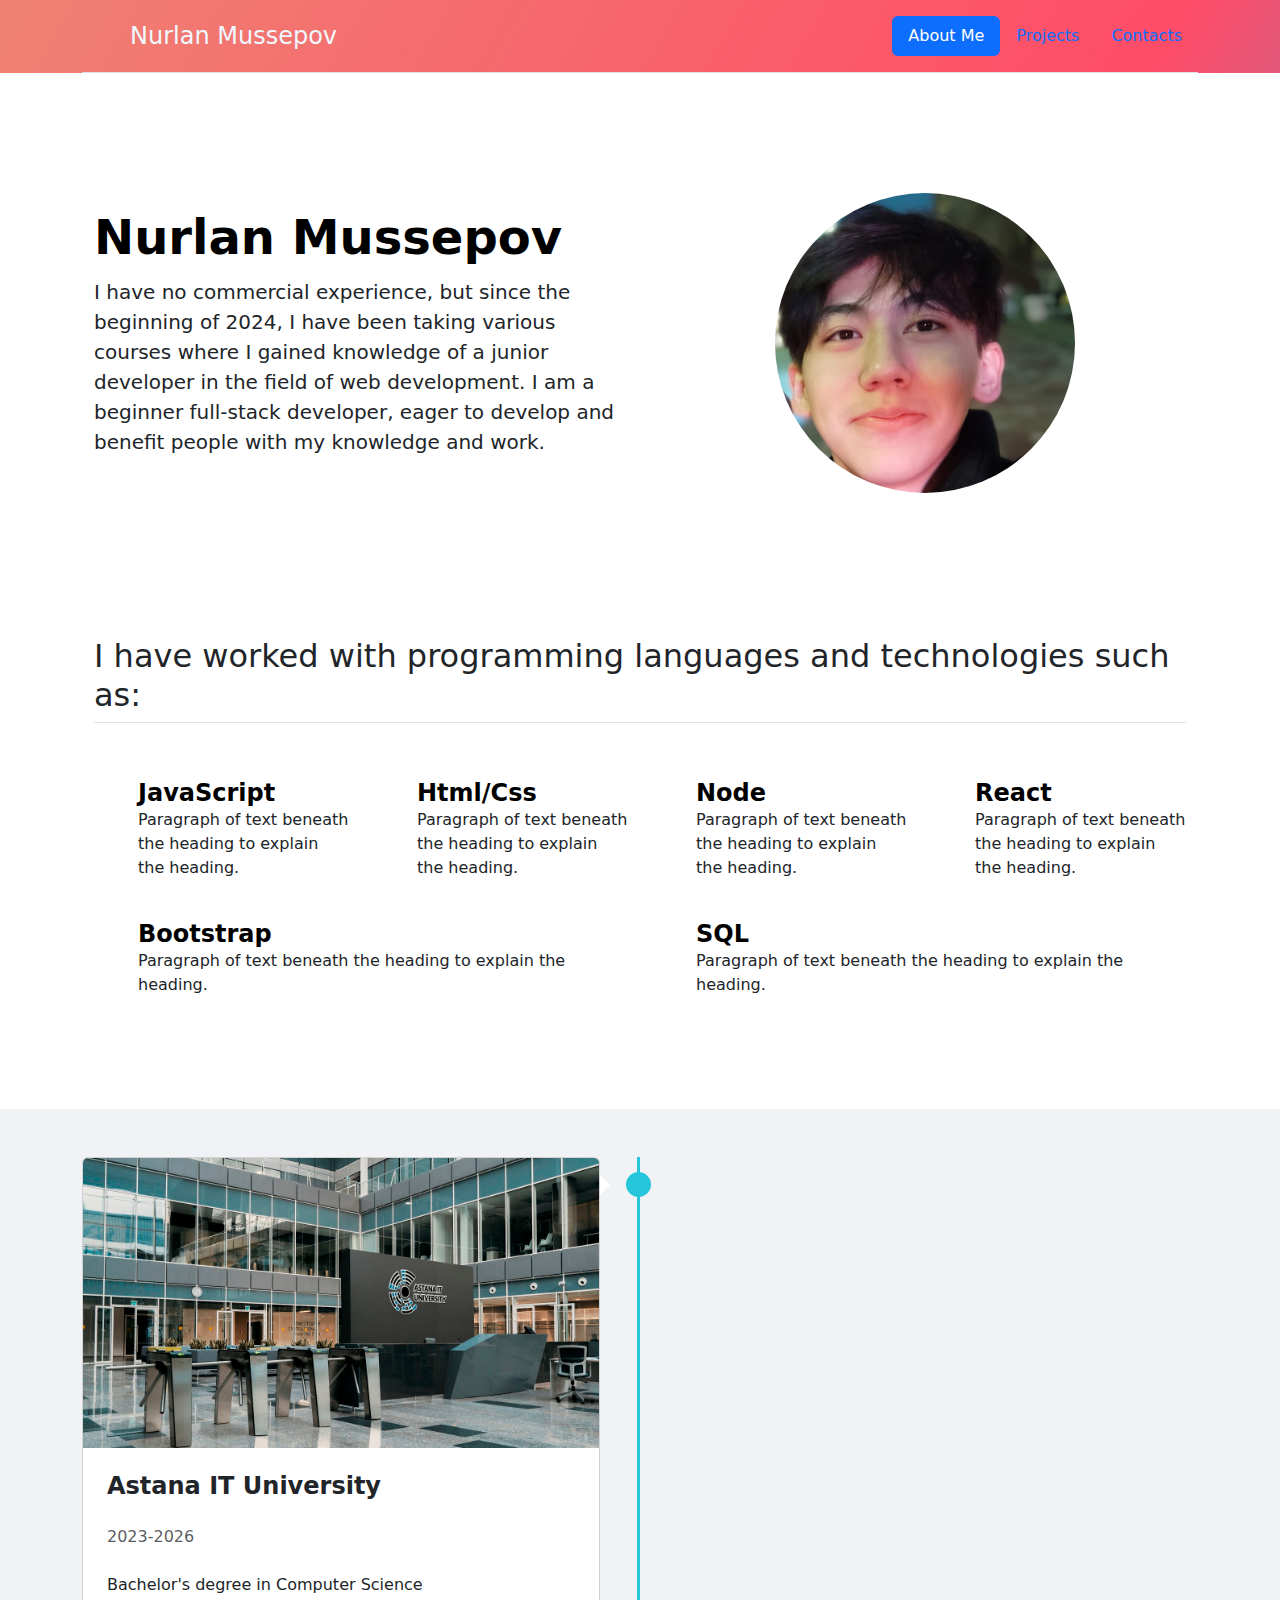
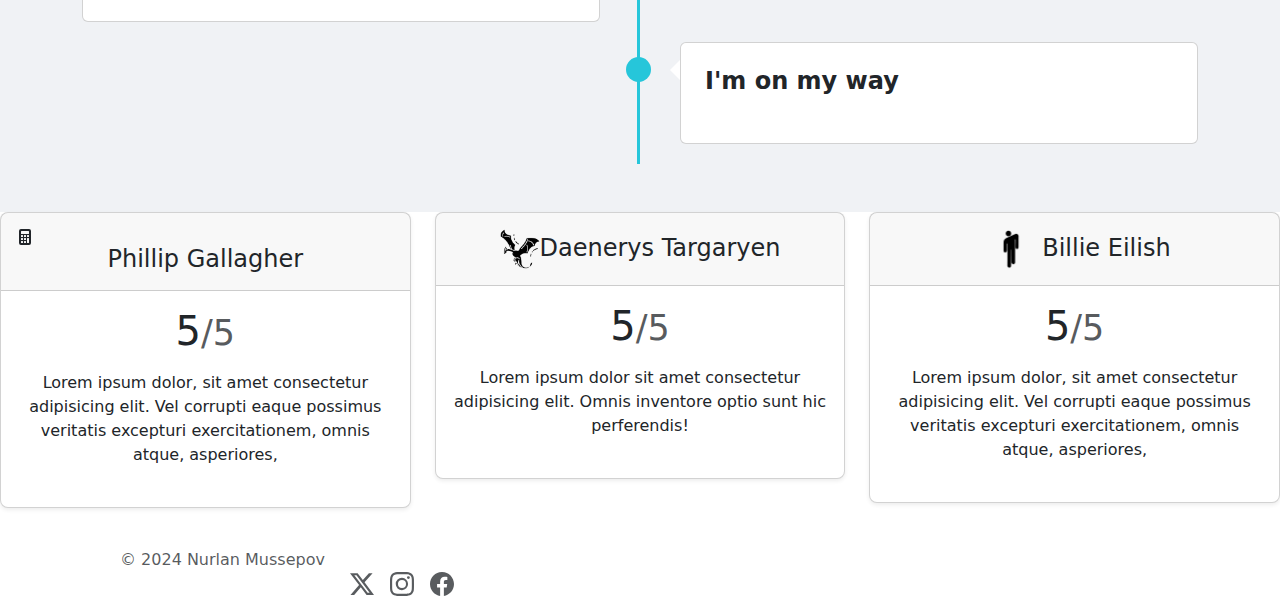
<file: index.html>
<!DOCTYPE html>
<html lang="en">
<head>
    <meta charset="UTF-8">
    <meta name="viewport" content="width=device-width, initial-scale=1.0">
    <title>Portfolio Nurlan Mussepov</title>
    <link rel="stylesheet" href="style.css">
    <link href="https://cdn.jsdelivr.net/npm/bootstrap@5.3.3/dist/css/bootstrap.min.css" rel="stylesheet" integrity="sha384-QWTKZyjpPEjISv5WaRU9OFeRpok6YctnYmDr5pNlyT2bRjXh0JMhjY6hW+ALEwIH" crossorigin="anonymous">
</head>
<body>
  <div class="gradient-background">
    <div class="menuBar gradient-background" >
        <div class="container">
            <header class="d-flex flex-wrap justify-content-center py-3 mb-4 border-bottom">
              <a href="/" class="d-flex align-items-center mb-3 mb-md-0 me-md-auto link-body-emphasis text-decoration-none">
                <svg class="bi me-2" width="40" height="32"><use xlink:href="#bootstrap"></use></svg>
                <span class="fs-4" id="name">Nurlan Mussepov</span>
              </a>
        
              <ul class="nav nav-pills">
                <li class="nav-item"><a href="#" class="nav-link active" aria-current="page">About Me</a></li>
                <li class="nav-item"><a href="projects.html" class="nav-link">Projects</a></li>
                <li class="nav-item"><a href="#foot" class="nav-link">Contacts</a></li>
              </ul>
            </header>
          </div>
    </div>
  </div>

    <div class="main">
      <div class="container col-xxl-8 px-4 py-5">
        <div class="row flex-lg-row-reverse align-items-center g-5 py-5">
          <div class="col-10 col-sm-8 col-lg-6">
            <img src="./images/me (2).jpg" class="myPhoto d-block mx-lg-auto img-fluid" alt="My photo" width="700" height="500" loading="lazy">
          </div>
          <div class="col-lg-6">
            <h1 class="display-5 fw-bold text-body-emphasis lh-1 mb-3">Nurlan Mussepov</h1>
            <p class="lead">I have no commercial experience, but since the beginning of 2024, I have been taking various courses where I gained knowledge of a junior developer in the field of web development. I am a beginner full-stack developer, eager to develop and benefit people with my knowledge and work.</p>
          </div>
        </div>
      </div>
      <section id="exp"><div class="container px-4 py-5" id="icon-grid">
        <h2 class="pb-2 border-bottom">I have worked with programming languages and technologies such as:</h2>
    
        <div class="row row-cols-1 row-cols-sm-2 row-cols-md-3 row-cols-lg-4 g-4 py-5">
          <div class="col d-flex align-items-start">
            <svg class="bi text-body-secondary flex-shrink-0 me-3" width="1.75em" height="1.75em"><use xlink:href="#bootstrap"></use></svg>
            <div>
              <h3 class="fw-bold mb-0 fs-4 text-body-emphasis">JavaScript</h3>
              <p>Paragraph of text beneath the heading to explain the heading.</p>
            </div>
          </div>
          <div class="col d-flex align-items-start">
            <svg class="bi text-body-secondary flex-shrink-0 me-3" width="1.75em" height="1.75em"><use xlink:href="#cpu-fill"></use></svg>
            <div>
              <h3 class="fw-bold mb-0 fs-4 text-body-emphasis">Html/Css</h3>
              <p>Paragraph of text beneath the heading to explain the heading.</p>
            </div>
          </div>
          <div class="col d-flex align-items-start">
            <svg class="bi text-body-secondary flex-shrink-0 me-3" width="1.75em" height="1.75em"><use xlink:href="#calendar3"></use></svg>
            <div>
              <h3 class="fw-bold mb-0 fs-4 text-body-emphasis">Node</h3>
              <p>Paragraph of text beneath the heading to explain the heading.</p>
            </div>
          </div>
          <div class="col d-flex align-items-start">
            <svg class="bi text-body-secondary flex-shrink-0 me-3" width="1.75em" height="1.75em"><use xlink:href="#home"></use></svg>
            <div>
              <h3 class="fw-bold mb-0 fs-4 text-body-emphasis">React</h3>
              <p>Paragraph of text beneath the heading to explain the heading.</p>
            </div>
          </div>
          <div class="col d-flex align-items-start col-lg-6">
            <svg class="bi text-body-secondary flex-shrink-0 me-3" width="1.75em" height="1.75em"><use xlink:href="#speedometer2"></use></svg>
            <div>
              <h3 class="fw-bold mb-0 fs-4 text-body-emphasis">Bootstrap</h3>
              <p>Paragraph of text beneath the heading to explain the heading.</p>
            </div>
          </div>
          <div class="col d-flex align-items-start col-lg-6">
            <svg class="bi text-body-secondary flex-shrink-0 me-3" width="1.75em" height="1.75em"><use xlink:href="#toggles2"></use></svg>
            <div>
              <h3 class="fw-bold mb-0 fs-4 text-body-emphasis">SQL</h3>
              <p>Paragraph of text beneath the heading to explain the heading.</p>
            </div>
          </div>
        </div>
      </div>
    </section>  
    
    <section id="education">
        <section style="background-color: #F0F2F5;">
            <div class="container py-5">
              <div class="main-timeline-2">
                <div class="timeline-2 left-2">
                  <div class="card">
                    <a href="https://astanait.edu.kz/"><img src="./images/aitu.jpg" class="card-img-top"
                      alt="Astana IT University"></a>
                    <div class="card-body p-4">
                      <h4 class="fw-bold mb-4">Astana IT University</h4>
                      <p class="text-muted mb-4"><i class="far fa-clock" aria-hidden="true"></i> 2023-2026</p>
                      <p class="mb-0">Bachelor's degree in Computer Science</p>
                    </div>
                  </div>
                </div>
                <div class="timeline-2 right-2">
                  <div class="card">
                    <div class="card-body p-4">
                      <h4 class="fw-bold mb-4">I'm on my way</h4>
                    </div>
                  </div>
                </div>
              </div>
            </div>
          </section>
    </section>
    </div>
    <section id="reviews">
      <div class="row row-cols-1 row-cols-md-3 mb-3 text-center">
          <div class="col">
            <div class="card mb-4 rounded-3 shadow-sm">
              <div class="card-header py-3">
                <h4 class="my-0 fw-normal"><svg xmlns="http://www.w3.org/2000/svg" width="16" height="16" fill="currentColor" class="bi bi-calculator-fill" viewBox="0 0 16 16">
                  <path d="M2 2a2 2 0 0 1 2-2h8a2 2 0 0 1 2 2v12a2 2 0 0 1-2 2H4a2 2 0 0 1-2-2zm2 .5v2a.5.5 0 0 0 .5.5h7a.5.5 0 0 0 .5-.5v-2a.5.5 0 0 0-.5-.5h-7a.5.5 0 0 0-.5.5m0 4v1a.5.5 0 0 0 .5.5h1a.5.5 0 0 0 .5-.5v-1a.5.5 0 0 0-.5-.5h-1a.5.5 0 0 0-.5.5M4.5 9a.5.5 0 0 0-.5.5v1a.5.5 0 0 0 .5.5h1a.5.5 0 0 0 .5-.5v-1a.5.5 0 0 0-.5-.5zM4 12.5v1a.5.5 0 0 0 .5.5h1a.5.5 0 0 0 .5-.5v-1a.5.5 0 0 0-.5-.5h-1a.5.5 0 0 0-.5.5M7.5 6a.5.5 0 0 0-.5.5v1a.5.5 0 0 0 .5.5h1a.5.5 0 0 0 .5-.5v-1a.5.5 0 0 0-.5-.5zM7 9.5v1a.5.5 0 0 0 .5.5h1a.5.5 0 0 0 .5-.5v-1a.5.5 0 0 0-.5-.5h-1a.5.5 0 0 0-.5.5m.5 2.5a.5.5 0 0 0-.5.5v1a.5.5 0 0 0 .5.5h1a.5.5 0 0 0 .5-.5v-1a.5.5 0 0 0-.5-.5zM10 6.5v1a.5.5 0 0 0 .5.5h1a.5.5 0 0 0 .5-.5v-1a.5.5 0 0 0-.5-.5h-1a.5.5 0 0 0-.5.5m.5 2.5a.5.5 0 0 0-.5.5v4a.5.5 0 0 0 .5.5h1a.5.5 0 0 0 .5-.5v-4a.5.5 0 0 0-.5-.5z"/>
                </svg>Phillip Gallagher</h4>
              </div>
              <div class="card-body">
                  <h1 class="card-title pricing-card-title">5<small class="text-body-secondary fw-light">/5</small></h1>
                <p class="mt-3 mb-4">
                  Lorem ipsum dolor, sit amet consectetur adipisicing elit. Vel corrupti eaque possimus
                  veritatis excepturi exercitationem, omnis atque, asperiores,
                </p>
              </div>
            </div>
          </div>
          <div class="col">
            <div class="card mb-4 rounded-3 shadow-sm">
              <div class="card-header py-3">
                <h4 class="my-0 fw-normal"><img src="./images/dragon.png" alt="dragon" height="40px">Daenerys Targaryen</h4>
              </div>
              <div class="card-body">
                <h1 class="card-title pricing-card-title">5<small class="text-body-secondary fw-light">/5</small></h1>
                <p class="mt-3 mb-4">
                  Lorem ipsum dolor sit amet consectetur adipisicing elit. Omnis inventore optio sunt hic perferendis!
                </p>
              </div>
            </div>
          </div>
          <div class="col">
              <div class="card mb-4 rounded-3 shadow-sm">
                <div class="card-header py-3">
                  <h4 class="my-0 fw-normal"><img src="./images/image.png" height="40px">Billie Eilish</h4>
                </div>
                <div class="card-body">
                    <h1 class="card-title pricing-card-title">5<small class="text-body-secondary fw-light">/5</small></h1>
                  <p class="mt-3 mb-4">
                    Lorem ipsum dolor, sit amet consectetur adipisicing elit. Vel corrupti eaque possimus
                    veritatis excepturi exercitationem, omnis atque, asperiores,
                  </p>
                </div>
              </div>
        </div>
      </section>
</body>

  <section id = "foot"class="container">
    <div>
          <div class="col-md-4 d-flex align-items-center">
            <a href="/" class="mb-3 me-2 mb-md-0 text-body-secondary text-decoration-none lh-1">
              <svg class="bi" width="30" height="24"><use xlink:href="#bootstrap"></use></svg>
            </a>
            <span class="mb-3 mb-md-0 text-body-secondary">© 2024 Nurlan Mussepov</span>
          </div>
      
          <ul class="nav col-md-4 justify-content-end list-unstyled d-flex">
            <li class="ms-3"><a class="text-body-secondary" href="https://x.com/NurlanM96877"><svg xmlns="http://www.w3.org/2000/svg" svg class="bi" width="24" height="24" fill="currentColor" class="bi bi-twitter-x" viewBox="0 0 16 16">
              <path d="M12.6.75h2.454l-5.36 6.142L16 15.25h-4.937l-3.867-5.07-4.425 5.07H.316l5.733-6.57L0 .75h5.063l3.495 4.633L12.601.75Zm-.86 13.028h1.36L4.323 2.145H2.865z"/>
          </svg></a></li>
            <li class="ms-3"><a class="text-body-secondary" href="https://www.instagram.com/17mnk__/?hl=en"><svg xmlns="http://www.w3.org/2000/svg" svg class="bi" width="24" height="24" fill="currentColor" class="bi bi-instagram" viewBox="0 0 16 16">
              <path d="M8 0C5.829 0 5.556.01 4.703.048 3.85.088 3.269.222 2.76.42a3.9 3.9 0 0 0-1.417.923A3.9 3.9 0 0 0 .42 2.76C.222 3.268.087 3.85.048 4.7.01 5.555 0 5.827 0 8.001c0 2.172.01 2.444.048 3.297.04.852.174 1.433.372 1.942.205.526.478.972.923 1.417.444.445.89.719 1.416.923.51.198 1.09.333 1.942.372C5.555 15.99 5.827 16 8 16s2.444-.01 3.298-.048c.851-.04 1.434-.174 1.943-.372a3.9 3.9 0 0 0 1.416-.923c.445-.445.718-.891.923-1.417.197-.509.332-1.09.372-1.942C15.99 10.445 16 10.173 16 8s-.01-2.445-.048-3.299c-.04-.851-.175-1.433-.372-1.941a3.9 3.9 0 0 0-.923-1.417A3.9 3.9 0 0 0 13.24.42c-.51-.198-1.092-.333-1.943-.372C10.443.01 10.172 0 7.998 0zm-.717 1.442h.718c2.136 0 2.389.007 3.232.046.78.035 1.204.166 1.486.275.373.145.64.319.92.599s.453.546.598.92c.11.281.24.705.275 1.485.039.843.047 1.096.047 3.231s-.008 2.389-.047 3.232c-.035.78-.166 1.203-.275 1.485a2.5 2.5 0 0 1-.599.919c-.28.28-.546.453-.92.598-.28.11-.704.24-1.485.276-.843.038-1.096.047-3.232.047s-2.39-.009-3.233-.047c-.78-.036-1.203-.166-1.485-.276a2.5 2.5 0 0 1-.92-.598 2.5 2.5 0 0 1-.6-.92c-.109-.281-.24-.705-.275-1.485-.038-.843-.046-1.096-.046-3.233s.008-2.388.046-3.231c.036-.78.166-1.204.276-1.486.145-.373.319-.64.599-.92s.546-.453.92-.598c.282-.11.705-.24 1.485-.276.738-.034 1.024-.044 2.515-.045zm4.988 1.328a.96.96 0 1 0 0 1.92.96.96 0 0 0 0-1.92m-4.27 1.122a4.109 4.109 0 1 0 0 8.217 4.109 4.109 0 0 0 0-8.217m0 1.441a2.667 2.667 0 1 1 0 5.334 2.667 2.667 0 0 1 0-5.334"/>
              </svg></a></li>
            <li class="ms-3"><a class="text-body-secondary" href="https://web.facebook.com/profile.php?id=100013199716139"><svg xmlns="http://www.w3.org/2000/svg" svg class="bi" width="24" height="24" fill="currentColor" class="bi bi-facebook" viewBox="0 0 16 16">
              <path d="M16 8.049c0-4.446-3.582-8.05-8-8.05C3.58 0-.002 3.603-.002 8.05c0 4.017 2.926 7.347 6.75 7.951v-5.625h-2.03V8.05H6.75V6.275c0-2.017 1.195-3.131 3.022-3.131.876 0 1.791.157 1.791.157v1.98h-1.009c-.993 0-1.303.621-1.303 1.258v1.51h2.218l-.354 2.326H9.25V16c3.824-.604 6.75-3.934 6.75-7.951"/>
            </svg></svg></a></li>
          </ul>
        </footer>
      </div>
    </div>
  </div>
  </section>
</footer>

</html>
</file>
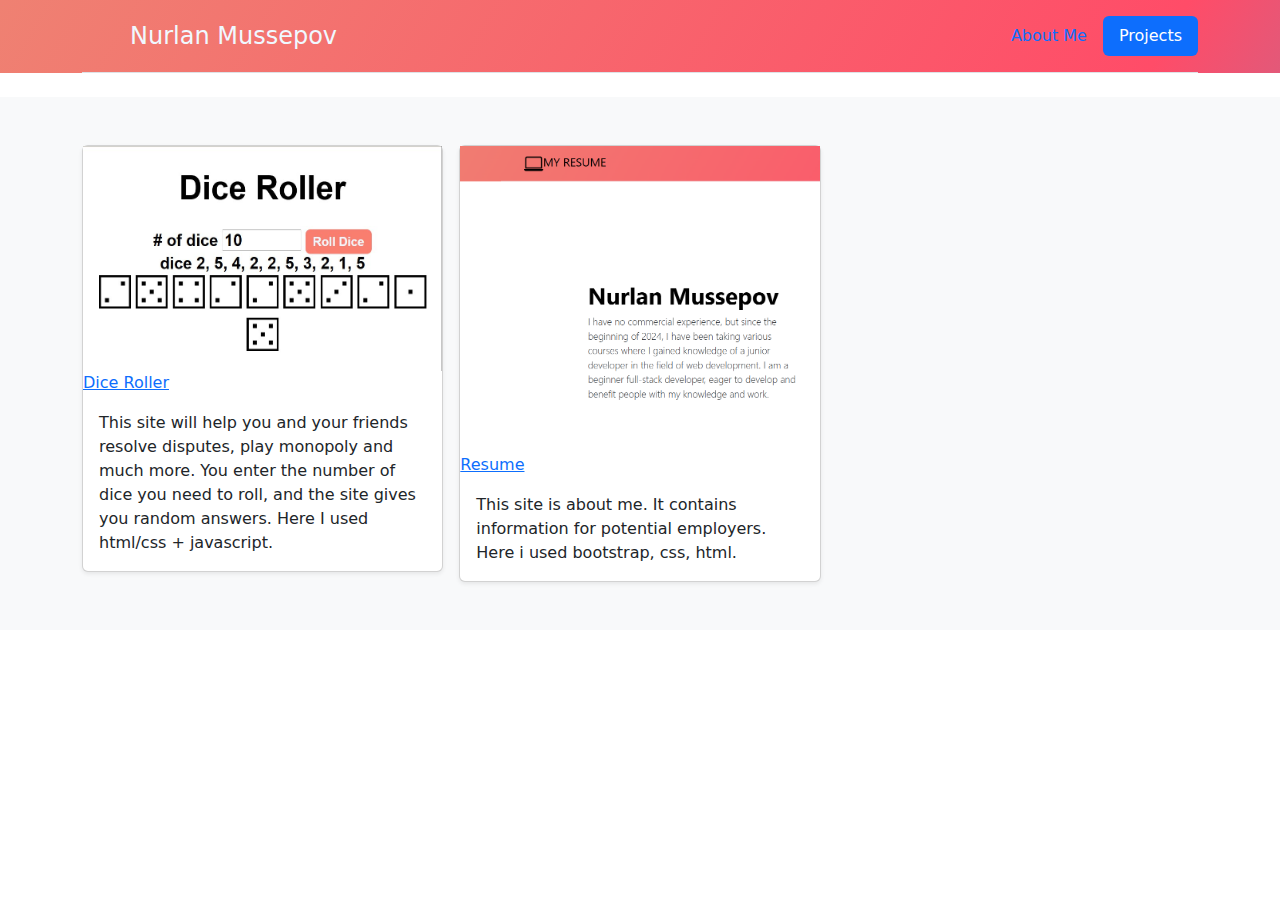
<file: projects.html>
<!DOCTYPE html>
<html lang="en">
<head>
    <meta charset="UTF-8">
    <meta name="viewport" content="width=device-width, initial-scale=1.0">
    <title>Projects</title>
    <link href="https://cdn.jsdelivr.net/npm/bootstrap@5.3.3/dist/css/bootstrap.min.css" rel="stylesheet" integrity="sha384-QWTKZyjpPEjISv5WaRU9OFeRpok6YctnYmDr5pNlyT2bRjXh0JMhjY6hW+ALEwIH" crossorigin="anonymous">
    <link rel="stylesheet" href="projects.css">
</head>
<body>
    <div class="gradient-background">
        <div class="menuBar gradient-background" >
            <div class="container">
                <header class="d-flex flex-wrap justify-content-center py-3 mb-4 border-bottom">
                  <a href="/" class="d-flex align-items-center mb-3 mb-md-0 me-md-auto link-body-emphasis text-decoration-none">
                    <svg class="bi me-2" width="40" height="32"><use xlink:href="#bootstrap"></use></svg>
                    <span class="fs-4" id="name">Nurlan Mussepov</span>
                  </a>
            
                  <ul class="nav nav-pills">
                    <li class="nav-item"><a href="index.html" class="nav-link" aria-current="page">About Me</a></li>
                    <li class="nav-item"><a href="#" class="nav-link active">Projects</a></li>
                  </ul>
                </header>
              </div>
        </div>
    </div>
    <div class="album py-5 bg-body-tertiary">
        <div class="container">
          <div class="row row-cols-1 row-cols-sm-2 row-cols-md-3 g-3">
            <div class="col">
              <div class="card shadow-sm">
                <a href="https://deresiuphoi.github.io/Dice-Roller/"><img src="./images/photo_5449558735887392201_y.jpg" width="100%" height="225" xmlns="http://www.w3.org/2000/svg" role="img" aria-label="Placeholder: Thumbnail" preserveAspectRatio="xMidYMid slice" focusable="false"><title>Dice Roller</title><rect width="100%" height="100%" fill="#55595c"></rect><text x="50%" y="50%" fill="#eceeef" dy=".3em">Dice Roller</text></svg>
                </a><div class="card-body">
                  <p class="card-text">This site will help you and your friends resolve disputes, play monopoly and much more. You enter the number of dice you need to roll, and the site gives you random answers. Here I used html/css + javascript.</p>
                </div>
              </div>
            </div>
            <div class="col">
              <div class="card shadow-sm">
                <a href="https://deresiuphoi.github.io/webHWBootstrap/"><img src="./images/Снимок экрана 2024-09-26 143021.png" width="100%" height="100%" xmlns="http://www.w3.org/2000/svg" role="img" aria-label="Placeholder: Thumbnail" preserveAspectRatio="xMidYMid slice" focusable="false"><title>Resume</title><rect width="100%" height="100%" fill="#55595c"></rect><text x="50%" y="50%" fill="#eceeef" dy=".3em">Resume</text></svg>
                </a><div class="card-body">
                  <p class="card-text">This site is about me. It contains information for potential employers. Here i used bootstrap, css, html.</p>
                </div>
              </div>
            </div>
          </div>
        </div>
    </div>
</body>
</html>
</file>
<file: style.css>
.gradient-background {
    background: linear-gradient(300deg, #00bfff, #ff4c68, #ef8172);
    background-size: 180% 180%;
    animation: gradient-animation 18s ease infinite;
  }
  
  @keyframes gradient-animation {
    0% {
      background-position: 0% 50%;
    }
    50% {
      background-position: 100% 50%;
    }
    100% {
      background-position: 0% 50%;
    }
  }
  
.myPhoto{
    border-radius: 100%;
    width: 300px
  }

.bi{
    display: flex;
    align-items: end;
}


.main-timeline-2 {
    position: relative;
  }
  
  /* The actual timeline (the vertical ruler) */
  .main-timeline-2::after {
    content: "";
    position: absolute;
    width: 3px;
    background-color: #26c6da;
    top: 0;
    bottom: 0;
    left: 50%;
    margin-left: -3px;
  }
  
  /* Container around content */
  .timeline-2 {
    position: relative;
    background-color: inherit;
    width: 50%;
  }
  
  /* The circles on the timeline */
  .timeline-2::after {
    content: "";
    position: absolute;
    width: 25px;
    height: 25px;
    right: -11px;
    background-color: #26c6da;
    top: 15px;
    border-radius: 50%;
    z-index: 1;
  }
  .left-2 {
    padding: 0px 40px 20px 0px;
    left: 0;
  }
  
  /* Place the container to the right */
  .right-2 {
    padding: 0px 0px 20px 40px;
    left: 50%;
  }
  
  /* Add arrows to the left container (pointing right) */
  .left-2::before {
    content: " ";
    position: absolute;
    top: 18px;
    z-index: 1;
    right: 30px;
    border: medium solid white;
    border-width: 10px 0 10px 10px;
    border-color: transparent transparent transparent white;
  }
  
  /* Add arrows to the right container (pointing left) */
  .right-2::before {
    content: " ";
    position: absolute;
    top: 18px;
    z-index: 1;
    left: 30px;
    border: medium solid white;
    border-width: 10px 10px 10px 0;
    border-color: transparent white transparent transparent;
  }
  
  /* Fix the circle for containers on the right side */
  .right-2::after {
    left: -14px;
  }
  
  /* Media queries - Responsive timeline on screens less than 600px wide */
  @media screen and (max-width: 600px) {
    /* Place the timelime to the left */
    .main-timeline-2::after {
      left: 31px;
    }
  
    /* Full-width containers */
    .timeline-2 {
      width: 100%;
      padding-left: 70px;
      padding-right: 25px;
    }
  
    /* Make sure that all arrows are pointing leftwards */
    .timeline-2::before {
      left: 60px;
      border: medium solid white;
      border-width: 10px 10px 10px 0;
      border-color: transparent white transparent transparent;
    }
  
    /* Make sure all circles are at the same spot */
    .left-2::after,
    .right-2::after {
      left: 18px;
    }
  
    .left-2::before {
      right: auto;
    }
  
    /* Make all right containers behave like the left ones */
    .right-2 {
      left: 0%;
    }
  }
  #name{
    color:aliceblue
  }
</file>
<file: projects.css>
.gradient-background {
    background: linear-gradient(300deg, #00bfff, #ff4c68, #ef8172);
    background-size: 180% 180%;
    animation: gradient-animation 18s ease infinite;
  }
  
  @keyframes gradient-animation {
    0% {
      background-position: 0% 50%;
    }
    50% {
      background-position: 100% 50%;
    }
    100% {
      background-position: 0% 50%;
    }
  }
  
  #name{
    color:aliceblue
  }
</file>
